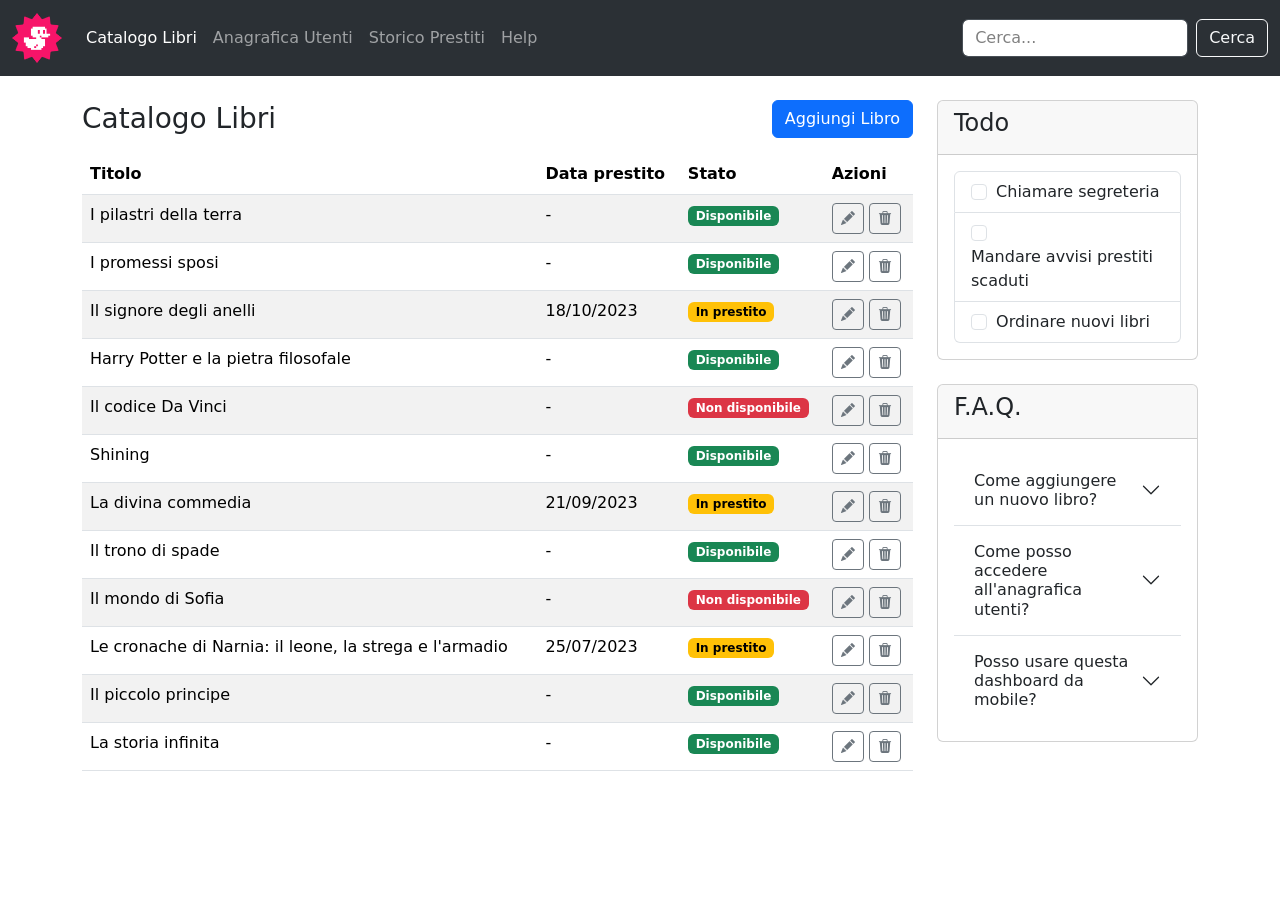
<file: index.html>
<!DOCTYPE html>
<html lang="en">
<head>
    <meta charset="UTF-8">
    <meta name="viewport" content="width=device-width, initial-scale=1.0">
    <title>Html-css-boostrap-dashboard</title>
   
    <!--Boostrap link-->
    <link href="https://cdn.jsdelivr.net/npm/bootstrap@5.3.8/dist/css/bootstrap.min.css" rel="stylesheet" integrity="sha384-sRIl4kxILFvY47J16cr9ZwB07vP4J8+LH7qKQnuqkuIAvNWLzeN8tE5YBujZqJLB" crossorigin="anonymous">
    <!--css-->
    <link rel="stylesheet" href="css/style.css"/>
    <!-- Bootstrap Icons -->
    <link rel="stylesheet" href="https://cdn.jsdelivr.net/npm/bootstrap-icons@1.13.1/font/bootstrap-icons.min.css"/>
</head>
<body>   
    <!--navbar-->
    <nav class="navbar navbar-expand-lg bg-body-tertiary" data-bs-theme="dark">
        <div class="container-fluid">
            <a class="navbar-brand" href="index.html">
                <img src="assets/img/duck.png" alt="Logo" width="50" height="50">
            </a>
            <button class="navbar-toggler" type="button" data-bs-toggle="collapse" data-bs-target="#navbarSupportedContent" aria-controls="navbarSupportedContent" aria-expanded="false" aria-label="Toggle navigation">
            <span class="navbar-toggler-icon"></span>
            </button>
          <div class="collapse navbar-collapse" id="navbarSupportedContent">
            <ul class="navbar-nav me-auto mb-2 mb-lg-0">
                <li class="nav-item">
                  <a class="nav-link active text-white" aria-current="page" href="#">Catalogo Libri</a>
                </li>
                <li class="nav-item">
                  <a class="nav-link" href="#">Anagrafica Utenti</a>
                </li>
                <li class="nav-item">
                  <a class="nav-link" href="#">Storico Prestiti</a>
                </li>
                <li class="nav-item">
                   <a class="nav-link" href="#">Help</a>
                </li>
            </ul>
            <form class="d-flex" role="search">
                <input class="form-control me-2 custom-search" type="search" placeholder="Cerca..." aria-label="Search" />
                <button class="btn btn-outline-light" type="submit">Cerca</button>
            </form>
          </div>
        </div>
    </nav>
   
    <div class="container-sm py-4">
      <div class="row gy-2">
            <div class="col-12 col-xl-9 d-flex flex-column gap-3">
                <div class="d-flex justify-content-between align-items-center">
                    <h1 class="text-capitalize fs-3 fw-normal m-0">Catalogo Libri</h1>
                    <!--Navigation to form page-->
                    <a class="btn btn-primary" href="New-book.html" role="button">Aggiungi Libro</a>
                </div>
                <!--Table-->
                <div class="table-responsive">
                    <table class="table table-striped">
                        <thead>
                            <tr>
                                <th scope="col">Titolo</th>
                                <th class="d-none d-md-table-cell" scope="col">Data prestito</th>
                                <th scope="col">Stato</th>
                                <th scope="col">Azioni</th>
                            </tr>
                        </thead>
                        <tbody>
                            <tr>
                                <td>I pilastri della terra</td>
                                <td class="d-none d-md-table-cell">-</td>
                                <td>
                                    <span class="badge text-bg-success">Disponibile</span>
                                </td>
                                <td class="text-nowrap">
                                    <button class="btn btn-outline-secondary btn-sm" type="button" aria-label="Modifica">
                                        <i class="bi bi-pencil-fill"></i>
                                    </button>

                                    <button class="btn btn-outline-secondary btn-sm" type="button" aria-label="Elimina">
                                        <i class="bi bi-trash3-fill"></i>
                                    </button>
                                </td>
                            </tr>
                            <tr>  
                                <td>I promessi sposi</td>
                                <td class="d-none d-md-table-cell">-</td>
                                <td>
                                    <span class="badge text-bg-success">Disponibile</span>
                                </td>
                                <td class="text-nowrap">
                                    <button class="btn btn-outline-secondary btn-sm" type="button" aria-label="Modifica">
                                        <i class="bi bi-pencil-fill"></i>
                                    </button>

                                    <button class="btn btn-outline-secondary btn-sm" type="button" aria-label="Elimina">
                                        <i class="bi bi-trash3-fill"></i>
                                    </button>
                                </td>
                            </tr>
                            <tr> 
                                <td>Il signore degli anelli</td>
                                <td class="d-none d-md-table-cell">18/10/2023</td>
                                <td>
                                    <span class="badge text-bg-warning">In prestito</span>
                                </td>
                                <td class="text-nowrap">
                                    <button class="btn btn-outline-secondary btn-sm" type="button" aria-label="Modifica">
                                        <i class="bi bi-pencil-fill"></i>
                                    </button>

                                    <button class="btn btn-outline-secondary btn-sm" type="button" aria-label="Elimina">
                                        <i class="bi bi-trash3-fill"></i>
                                    </button>
                                </td>
                            </tr>
                            <tr>
                                <td>Harry Potter e la pietra filosofale</td>
                                <td class="d-none d-md-table-cell">-</td>
                                <td>
                                    <span class="badge text-bg-success">Disponibile</span>
                                </td>
                                <td class="text-nowrap">
                                    <button class="btn btn-outline-secondary btn-sm" type="button" aria-label="Modifica">
                                        <i class="bi bi-pencil-fill"></i>
                                    </button>

                                    <button class="btn btn-outline-secondary btn-sm" type="button" aria-label="Elimina">
                                        <i class="bi bi-trash3-fill"></i>
                                    </button>
                                </td>
                            </tr>
                            <tr>
                                <td>Il codice Da Vinci</td>
                                <td class="d-none d-md-table-cell">-</td>
                                <td>
                                    <span class="badge text-bg-danger">Non disponibile</span>
                                </td>
                                <td class="text-nowrap">
                                    <button class="btn btn-outline-secondary btn-sm" type="button" aria-label="Modifica">
                                        <i class="bi bi-pencil-fill"></i>
                                    </button>

                                    <button class="btn btn-outline-secondary btn-sm" type="button" aria-label="Elimina">
                                        <i class="bi bi-trash3-fill"></i>
                                    </button>
                                </td>
                            </tr>
                            <tr>
                                <td>Shining</td>
                                <td class="d-none d-md-table-cell">-</td>
                                <td>
                                    <span class="badge text-bg-success">Disponibile</span>
                                </td>
                                <td class="text-nowrap">
                                    <button class="btn btn-outline-secondary btn-sm" type="button" aria-label="Modifica">
                                        <i class="bi bi-pencil-fill"></i>
                                    </button>

                                    <button class="btn btn-outline-secondary btn-sm" type="button" aria-label="Elimina">
                                        <i class="bi bi-trash3-fill"></i>
                                    </button>
                                </td>
                            </tr>
                            <tr>
                                <td>La divina commedia</td>
                                <td class="d-none d-md-table-cell">21/09/2023</td>
                                <td>
                                    <span class="badge text-bg-warning">In prestito</span>
                                </td>
                                <td class="text-nowrap">
                                    <button class="btn btn-outline-secondary btn-sm" type="button" aria-label="Modifica">
                                        <i class="bi bi-pencil-fill"></i>
                                    </button>

                                    <button class="btn btn-outline-secondary btn-sm" type="button" aria-label="Elimina">
                                        <i class="bi bi-trash3-fill"></i>
                                    </button>
                                </td>
                            </tr>
                            <tr>
                                <td>Il trono di spade</td>
                                <td class="d-none d-md-table-cell">-</td>
                                <td>
                                    <span class="badge text-bg-success">Disponibile</span>
                                </td>
                                <td class="text-nowrap">
                                    <button class="btn btn-outline-secondary btn-sm" type="button" aria-label="Modifica">
                                        <i class="bi bi-pencil-fill"></i>
                                    </button>

                                    <button class="btn btn-outline-secondary btn-sm" type="button" aria-label="Elimina">
                                        <i class="bi bi-trash3-fill"></i>
                                    </button>
                                </td>
                            </tr>
                            <tr>
                                <td>Il mondo di Sofia</td>
                                <td class="d-none d-md-table-cell">-</td>
                                <td>
                                    <span class="badge text-bg-danger">Non disponibile</span>
                                </td>
                                <td class="text-nowrap">
                                    <button class="btn btn-outline-secondary btn-sm" type="button" aria-label="Modifica">
                                        <i class="bi bi-pencil-fill"></i>
                                    </button>

                                    <button class="btn btn-outline-secondary btn-sm" type="button" aria-label="Elimina">
                                        <i class="bi bi-trash3-fill"></i>
                                    </button>
                                </td>
                            </tr>
                            <tr>
                                <td>Le cronache di Narnia: il leone, la strega e l'armadio</td>
                                <td class="d-none d-md-table-cell">25/07/2023</td>
                                <td>
                                    <span class="badge text-bg-warning">In prestito</span>
                                </td>
                                <td class="text-nowrap">
                                    <button class="btn btn-outline-secondary btn-sm" type="button" aria-label="Modifica">
                                        <i class="bi bi-pencil-fill"></i>
                                    </button>

                                    <button class="btn btn-outline-secondary btn-sm" type="button" aria-label="Elimina">
                                        <i class="bi bi-trash3-fill"></i>
                                    </button>
                                </td>
                            </tr>
                            <tr>
                                <td>Il piccolo principe</td>
                                <td class="d-none d-md-table-cell">-</td>
                                <td>
                                    <span class="badge text-bg-success">Disponibile</span>
                                </td>
                                <td class="text-nowrap">
                                    <button class="btn btn-outline-secondary btn-sm" type="button" aria-label="Modifica">
                                        <i class="bi bi-pencil-fill"></i>
                                    </button>

                                    <button class="btn btn-outline-secondary btn-sm" type="button" aria-label="Elimina">
                                        <i class="bi bi-trash3-fill"></i>
                                    </button>
                                </td>
                            </tr>
                            <tr>
                                <td>La storia infinita</td>
                                <td class="d-none d-md-table-cell">-</td>
                                <td>
                                    <span class="badge text-bg-success">Disponibile</span>
                                </td>
                                <td class="text-nowrap">
                                    <button class="btn btn-outline-secondary btn-sm" type="button" aria-label="Modifica">
                                        <i class="bi bi-pencil-fill"></i>
                                    </button>

                                    <button class="btn btn-outline-secondary btn-sm" type="button" aria-label="Elimina">
                                        <i class="bi bi-trash3-fill"></i>
                                    </button>
                                </td>
                            </tr>
                        </tbody>
                    </table>
                </div>
            </div>
             <!--Todo + F.A.Q. cards -->
            <div class="col-12 col-xl-3">
                <div class="d-flex flex-column gap-4">
                    <!-- Todo Card -->
                    <div class="card">
                        <h5 class="card-header fs-4 fw-normal pb-3">Todo</h5>
                        <div class="card-body">
                            <ul class="list-group">
                            <li class="list-group-item">
                                <input class="form-check-input me-1" type="checkbox" value="" id="firstCheckbox"/>
                                <label class="form-check-label user-select-none" for="firstCheckbox">
                                Chiamare segreteria
                               </label>
                            </li>
                            <li class="list-group-item">
                                <input class="form-check-input me-1" type="checkbox" value="" id="secondCheckbox"/>
                                <label class="form-check-label user-select-none" for="secondCheckbox">
                                Mandare avvisi prestiti scaduti
                                </label>
                            </li>
                            <li class="list-group-item">
                                <input class="form-check-input me-1" type="checkbox" value="" id="thirdCheckbox"/>
                                <label class="form-check-label user-select-none" for="thirdCheckbox">
                                Ordinare nuovi libri
                                </label>
                            </li>
                            </ul>
                      </div>
                 </div>
                 <!--F.A.Q. card-->
                 <div class="card">
                    <h5 class="card-header fs-4 fw-normal pb-3">F.A.Q.</h5>
                    <div class="card-body">
                        <div class="accordion accordion-flush" id="accordionFlushExample">
                            <div class="accordion-item">
                                <h2 class="accordion-header">
                                <button class="accordion-button collapsed" type="button" data-bs-toggle="collapse" data-bs-target="#flush-collapseOne" aria-expanded="false" aria-controls="flush-collapseOne">
                                    Come aggiungere un nuovo libro?
                                </button>
                                </h2>
                                <div id="flush-collapseOne" class="accordion-collapse collapse"data-bs-parent="#accordionFlushExample">
                                    <div class="accordion-body">
                                        Clicca sul pulsante <code>Aggiungi Libro</code> in alto 
                                        sulla destra.
                                    </div>
                               </div>
                            </div>
                            <div class="accordion-item">
                                <h2 class="accordion-header">
                                <button class="accordion-button collapsed" type="button" data-bs-toggle="collapse" data-bs-target="#flush-collapseTwo" aria-expanded="false"aria-controls="flush-collapseTwo">
                                    Come posso accedere all'anagrafica utenti?
                                </button>
                                </h2>
                                <div id="flush-collapseTwo"class="accordion-collapse collapse" data-bs-parent="#accordionFlushExample">
                                    <div class="accordion-body">
                                        Clicca sulla voce <code>Anagrafica Utenti</code> nel
                                        menu di navigazione in alto.
                                    </div>
                                </div>
                            </div>
                            <div class="accordion-item">
                                <h2 class="accordion-header">
                                <button class="accordion-button collapsed" type="button" data-bs-toggle="collapse" data-bs-target="#flush-collapseThree" aria-expanded="false"aria-controls="flush-collapseThree">
                                    Posso usare questa dashboard da mobile?
                                </button>
                                </h2>
                                <div id="flush-collapseThree" class="accordion-collapse collapse" data-bs-parent="#accordionFlushExample">
                                    <div class="accordion-body">
                                        Sì, la dashboard è completamente responsive e si adatta
                                        a diversi device.
                                    </div>
                               </div>
                            </div>
                        </div>
                    </div>
                </div> 
             </div>        
         </div>
       </div>
    </div>
    <!--JavaScript bundle Popper-->
    <script src="https://cdn.jsdelivr.net/npm/@popperjs/core@2.11.8/dist/umd/popper.min.js" integrity="sha384-I7E8VVD/ismYTF4hNIPjVp/Zjvgyol6VFvRkX/vR+Vc4jQkC+hVqc2pM8ODewa9r" crossorigin="anonymous"></script>
    <script src="https://cdn.jsdelivr.net/npm/bootstrap@5.3.8/dist/js/bootstrap.min.js" integrity="sha384-G/EV+4j2dNv+tEPo3++6LCgdCROaejBqfUeNjuKAiuXbjrxilcCdDz6ZAVfHWe1Y" crossorigin="anonymous"></script>
</body>
</html>
</file>
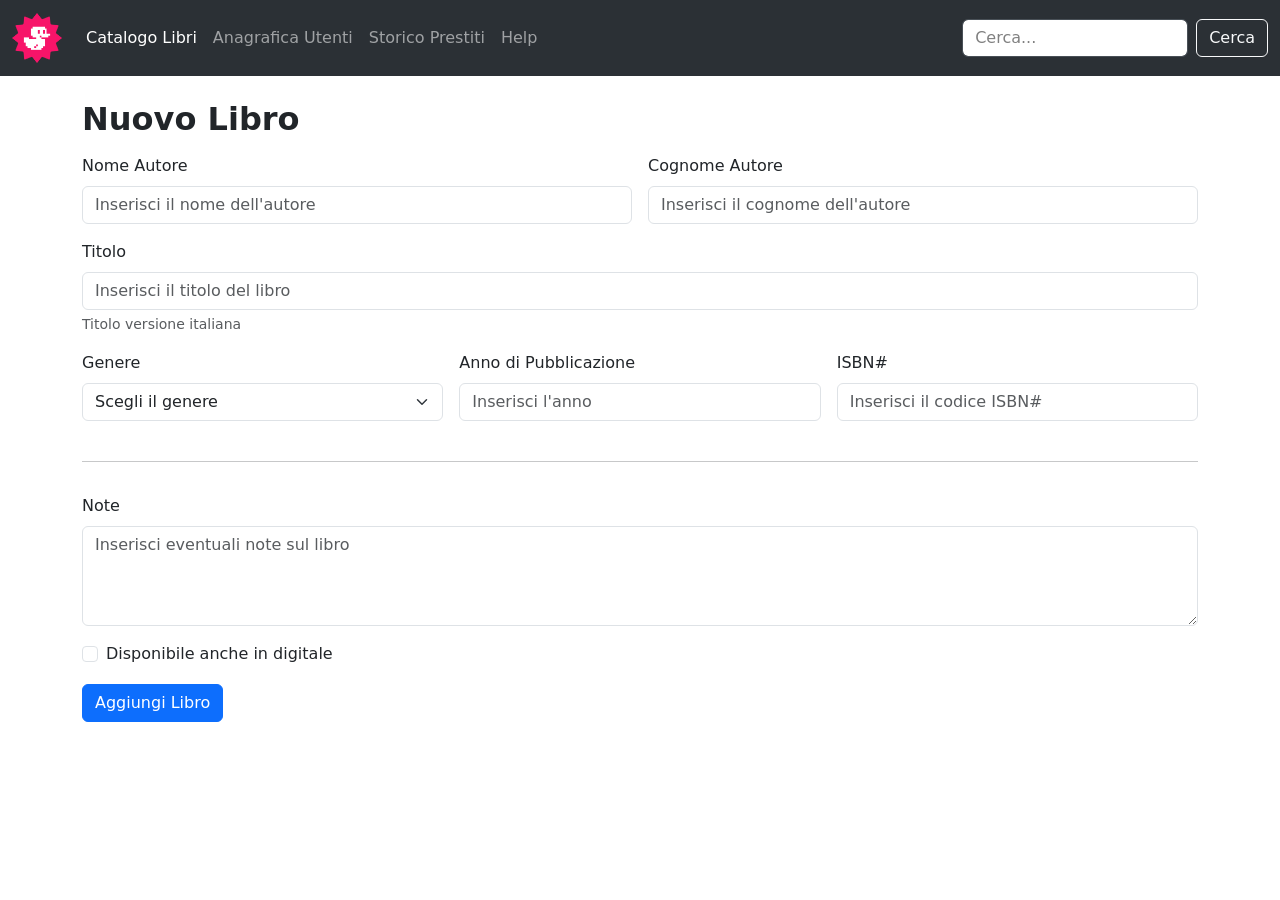
<file: New-book.html>
<!DOCTYPE html>
<html lang="en">
<head>
    <meta charset="UTF-8">
    <meta name="viewport" content="width=device-width, initial-scale=1.0">
    <title>New-book</title>
     <!--Boostrap link-->
    <link href="https://cdn.jsdelivr.net/npm/bootstrap@5.3.8/dist/css/bootstrap.min.css" rel="stylesheet" integrity="sha384-sRIl4kxILFvY47J16cr9ZwB07vP4J8+LH7qKQnuqkuIAvNWLzeN8tE5YBujZqJLB" crossorigin="anonymous">
    <!--css-->
    <link rel="stylesheet" href="css/style.css"/>
    <!-- Bootstrap Icons -->
    <link rel="stylesheet" href="https://cdn.jsdelivr.net/npm/bootstrap-icons@1.13.1/font/bootstrap-icons.min.css"/>
</head>
<body>
    <!--navbar-->
     <nav class="navbar navbar-expand-lg bg-body-tertiary" data-bs-theme="dark">
        <div class="container-fluid">
            <a class="navbar-brand" href="index.html">
                <img src="assets/img/duck.png" alt="Logo" width="50" height="50">
            </a>
            <button class="navbar-toggler" type="button" data-bs-toggle="collapse" data-bs-target="#navbarSupportedContent" aria-controls="navbarSupportedContent" aria-expanded="false" aria-label="Toggle navigation">
            <span class="navbar-toggler-icon"></span>
            </button>
          <div class="collapse navbar-collapse" id="navbarSupportedContent">
            <ul class="navbar-nav me-auto mb-2 mb-lg-0">
                <li class="nav-item">
                    <!--Navigation to dashboard page-->
                  <a class="nav-link active text-white" aria-current="page" href="index.html">Catalogo Libri</a>
                </li>
                <li class="nav-item">
                  <a class="nav-link" href="#">Anagrafica Utenti</a>
                </li>
                <li class="nav-item">
                  <a class="nav-link" href="#">Storico Prestiti</a>
                </li>
                <li class="nav-item">
                   <a class="nav-link" href="#">Help</a>
                </li>
            </ul>
            <form class="d-flex" role="search">
                <input class="form-control me-2 custom-search" type="search" placeholder="Cerca..." aria-label="Search" />
                <button class="btn btn-outline-light" type="submit">Cerca</button>
            </form>
          </div>
        </div>
    </nav>
    <!--form-->
    <div class="container py-4">
            <form class="row g-3 needs-validation" novalidate>
                <div class="d-flex justify-content-between align-items-center">
                    <h1 class="text-capitalize fs-2 fw-semibold m-0">Nuovo Libro</h1>
                </div>   
                <!--Author Name-->
                <div class="col-6">
                    <label for="authorName" class="form-label fw-medium">Nome Autore</label>
                    <input type="text" class="form-control" name="authorName" id="authorName" placeholder="Inserisci il nome dell'autore"  aria-describedby="authorNameFeedback" required>
                    <div class="invalid-feedback" id="authorNameFeedback">
                     Il nome deve avere minimo 2 caratteri 
                    </div>
                </div>
                <!--Author Surname-->
                <div class="col-6">
                    <label for="authorSurName" class="form-label fw-medium">Cognome Autore</label>
                    <input type="text" class="form-control" name="authorSurName" id="authorSurName" placeholder="Inserisci il cognome dell'autore" aria-describedby="authorSurNameFeedback" required>
                    <div class="invalid-feedback" id="authorSurNameFeedback">
                       Il cognome deve avere minimo 2 caratteri 
                    </div>
                </div>
                 <!--Book title-->
                <div class="col-12">
                    <label for="bookTitle" class="form-label fw-medium">Titolo</label>
                    <input type="text" class="form-control" name="bookTitle" id="bookTitle" aria-describedby="bookTitleFeedback" placeholder="Inserisci il titolo del libro" required>
                    <div class="form-text" id="bookTitleHelper">
                      Titolo versione italiana
                    </div>
                    <div class="invalid-feedback" id="bookTitleFeedback">
                        Inserire un titolo valido
                    </div>
                </div>
                 <!--Book type-->
                <div class="col-md-4">
                    <label for="bookType" class="form-label fw-medium">Genere</label>
                    <select id="bookType" name="bookType" class="form-select" required>
                        <option value="" disabled selected>Scegli il genere</option>
                        <option value="horror">Horror</option>
                        <option value="giallo">Giallo</option>
                        <option value="fantasy">Fantasy</option>
                        <option value="biografia">Biografia</option>
                    </select>
                    <div class="invalid-feedback" id="bookTypeFeedback">
                         Selezionare un genere
                   </div>
                </div>
                 <!--Publication year-->
                <div class="col-md-4">
                    <label for="publicationYear" class="form-label fw-medium">Anno di Pubblicazione</label>
                    <input type="number" class="form-control" name="publicationYear" id="publicationYear" placeholder="Inserisci l'anno" min="1700" max="2026" required>
                    <div class="invalid-feedback" id="publicationYearFeedback">
                        Inserisci un anno di pubblicazione valido
                    </div> 
                </div>
                <!--ISBN code-->
                 <div class="col-md-4">
                    <label for="isbnCode" class="form-label fw-medium">ISBN#</label>
                    <input type="text" class="form-control" name="isbnCode" id="isbnCode" placeholder="Inserisci il codice ISBN#" required minlength="10" maxlength="13" pattern="[0-9]+">
                    <div class="invalid-feedback" id="isbnCodeFeedback">
                      Inserisci un ISBN valido
                    </div> 
                </div>
                 <div class="col-12">
                  <hr class="mt-4">
                 </div>
                <!--Textarea Note-->
                <div class="col-12">
                   <label for="bookNote" class="form-label fw-medium">Note</label>
                    <textarea class="form-control" name="bookNote" id="bookNote" placeholder="Inserisci eventuali note sul libro" style="height: 100px"></textarea>
                </div>
                <!--Checkbox-->
                <div class="col-12">                  
                    <div class="form-check">
                        <input class="form-check-input" name="aivableDigitally" type="checkbox" id="aivableDigitally">
                        <label class="form-check-label" for="aivableDigitally">
                            Disponibile anche in digitale
                        </label>
                    </div>
                </div>
                <!--Button submit-->
                <div class="col-12">
                    <button type="submit" class="btn btn-primary">Aggiungi Libro</button>
                </div>
          </form>
   </div>
     <!--JavaScript bundle Popper-->
    <script src="https://cdn.jsdelivr.net/npm/@popperjs/core@2.11.8/dist/umd/popper.min.js" integrity="sha384-I7E8VVD/ismYTF4hNIPjVp/Zjvgyol6VFvRkX/vR+Vc4jQkC+hVqc2pM8ODewa9r" crossorigin="anonymous"></script>
    <script src="https://cdn.jsdelivr.net/npm/bootstrap@5.3.8/dist/js/bootstrap.min.js" integrity="sha384-G/EV+4j2dNv+tEPo3++6LCgdCROaejBqfUeNjuKAiuXbjrxilcCdDz6ZAVfHWe1Y" crossorigin="anonymous"></script>
    <!--form JS validation-->
    <script src="js/formValidation.js"></script>
</body>
</html>
</file>
<file: css/style.css>
body {
  min-width: 320px;
}

code {
  color: #0d6efd; 
}
/* Search bar settings in navbar*/
.custom-search {
  background-color: #fff;
  color: gray;
}

.custom-search::placeholder {
  color: gray;
  opacity: 1;
}

.custom-search:focus {
  background-color: #fff;
  color: black;
 
}
</file>
